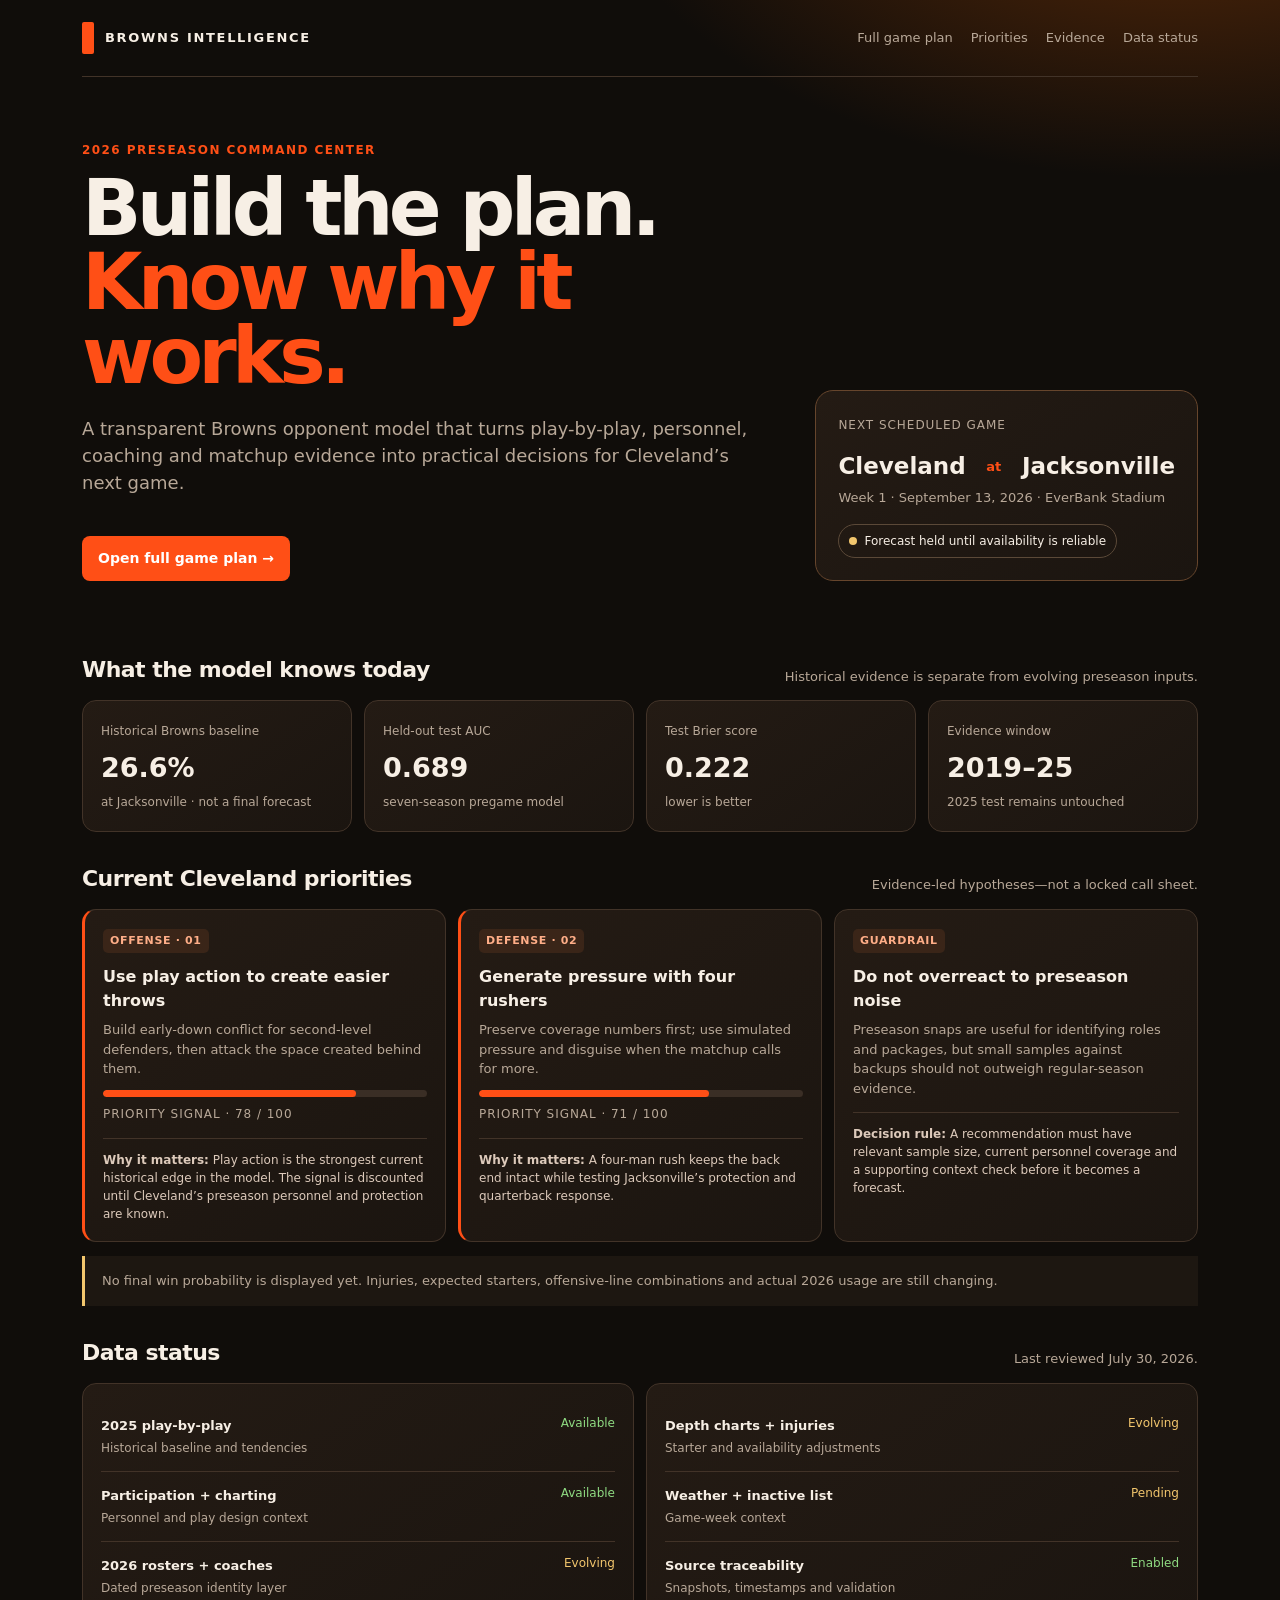
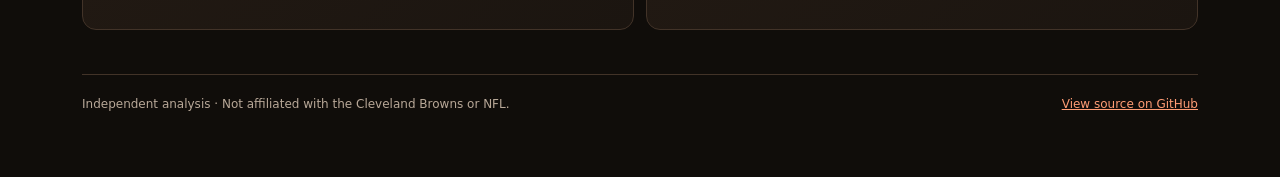
<file: index.html>
<!doctype html>
<html lang="en">
<head>
  <meta charset="utf-8" />
  <meta name="viewport" content="width=device-width, initial-scale=1" />
  <meta name="theme-color" content="#16100b" />
  <meta name="description" content="Evidence-backed Cleveland Browns opponent game plan." />
  <title>Browns Intelligence | Game Plan</title>
  <style>
    :root{--bg:#100d0a;--panel:#1b1510;--panel2:#241b14;--line:#423328;--text:#f7efe5;--muted:#b8a898;--orange:#ff4f16;--green:#8fdb82;--yellow:#f2c66d;--blue:#8bbcff}
    *{box-sizing:border-box}html{scroll-behavior:smooth}body{margin:0;background:radial-gradient(900px 500px at 92% -8%,#5b2a08 0,transparent 64%),var(--bg);color:var(--text);font:15px/1.5 Inter,ui-sans-serif,system-ui,-apple-system,"Segoe UI",sans-serif}a{color:inherit}.wrap{max-width:1160px;margin:auto;padding:0 22px 64px}.top{display:flex;align-items:center;justify-content:space-between;padding:22px 0;border-bottom:1px solid var(--line)}.brand{display:flex;align-items:center;gap:11px;font-size:13px;font-weight:800;letter-spacing:.13em;text-transform:uppercase}.mark{width:12px;height:32px;border-radius:2px;background:var(--orange)}nav{display:flex;gap:18px}nav a{color:var(--muted);font-size:13px;text-decoration:none}nav a:hover{color:var(--text)}.hero{display:grid;grid-template-columns:1.45fr .8fr;gap:40px;padding:64px 0 42px}.eyebrow{color:var(--orange);font-size:12px;font-weight:800;letter-spacing:.12em;text-transform:uppercase}h1{font-size:clamp(42px,7vw,78px);line-height:.95;letter-spacing:-.06em;margin:12px 0 22px;max-width:760px}h1 span{color:var(--orange)}.lede{color:var(--muted);font-size:18px;max-width:680px}.game{align-self:end;background:linear-gradient(145deg,var(--panel2),var(--panel));border:1px solid #66452c;border-radius:18px;padding:22px}.game small,.label{color:var(--muted);font-size:12px;text-transform:uppercase;letter-spacing:.08em}.matchup{display:flex;align-items:center;justify-content:space-between;margin:14px 0 4px;font-size:23px;font-weight:800}.at{color:var(--orange);font-size:13px}.sub{color:var(--muted);font-size:13px}.pill{display:inline-flex;align-items:center;gap:7px;margin-top:17px;padding:7px 10px;border:1px solid #5b4938;border-radius:999px;font-size:12px}.dot{width:8px;height:8px;border-radius:50%;background:var(--yellow)}section{scroll-margin-top:20px}.section-head{display:flex;align-items:end;justify-content:space-between;gap:20px;margin:30px 0 14px}.section-head h2{margin:0;font-size:22px;letter-spacing:-.025em}.section-head p{margin:0;color:var(--muted);font-size:13px}.metrics{display:grid;grid-template-columns:repeat(4,1fr);gap:12px}.metric,.card{background:linear-gradient(145deg,var(--panel2),var(--panel));border:1px solid var(--line);border-radius:14px;padding:18px}.metric b{display:block;font-size:27px;margin:6px 0 2px}.metric span{color:var(--muted);font-size:12px}.grid{display:grid;grid-template-columns:repeat(3,1fr);gap:12px}.card h3{margin:0 0 7px;font-size:16px}.card p{margin:0;color:var(--muted);font-size:13px}.priority{border-left:3px solid var(--orange)}.tag{display:inline-block;margin:0 0 12px;padding:4px 7px;border-radius:5px;background:#3a2518;color:#ffae88;font-size:11px;font-weight:800;text-transform:uppercase;letter-spacing:.06em}.why{margin-top:14px;padding-top:12px;border-top:1px solid var(--line);color:#ddcabb;font-size:12px}.bar{height:7px;background:#3a2e25;border-radius:10px;overflow:hidden;margin:11px 0 5px}.bar i{display:block;height:100%;background:var(--orange);border-radius:10px}.data{display:grid;grid-template-columns:1fr 1fr;gap:12px}.feed{display:flex;justify-content:space-between;gap:12px;padding:12px 0;border-bottom:1px solid var(--line)}.feed:last-child{border:0}.feed strong{font-size:13px}.feed span{color:var(--muted);font-size:12px}.ok{color:var(--green)!important}.evolving{color:var(--yellow)!important}.note{margin-top:14px;padding:15px 17px;background:#1d1711;border-left:3px solid var(--yellow);color:var(--muted);font-size:13px}.footer{margin-top:44px;padding-top:20px;border-top:1px solid var(--line);display:flex;justify-content:space-between;gap:20px;color:var(--muted);font-size:12px}.footer a{color:#ff9d75}.cta{display:inline-block;margin-top:22px;padding:12px 16px;border-radius:8px;background:var(--orange);color:#fff;text-decoration:none;font-weight:800;font-size:14px}.cta:hover{filter:brightness(1.08)}@media(max-width:780px){.top{display:block}.top nav{display:flex;flex-wrap:wrap;margin-top:14px;gap:10px 14px}.hero{grid-template-columns:1fr;padding-top:44px}.metrics{grid-template-columns:repeat(2,1fr)}.grid,.data{grid-template-columns:1fr}.section-head{display:block}.section-head p{margin-top:4px}.footer{display:block}.footer div+div{margin-top:9px}}@media(max-width:420px){.metrics{grid-template-columns:1fr 1fr}.metric{padding:14px}.metric b{font-size:23px}}
  </style>
</head>
<body>
  <div class="wrap">
    <header class="top"><div class="brand"><i class="mark"></i>Browns Intelligence</div><nav><a href="game-plan.html">Full game plan</a><a href="#plan">Priorities</a><a href="#evidence">Evidence</a><a href="#data">Data status</a></nav></header>
    <main>
      <section class="hero"><div><div class="eyebrow">2026 preseason command center</div><h1>Build the plan.<br><span>Know why it works.</span></h1><p class="lede">A transparent Browns opponent model that turns play-by-play, personnel, coaching and matchup evidence into practical decisions for Cleveland’s next game.</p><a class="cta" href="game-plan.html">Open full game plan →</a></div><aside class="game"><small>Next scheduled game</small><div class="matchup"><strong>Cleveland</strong><span class="at">at</span><strong>Jacksonville</strong></div><div class="sub">Week 1 · September 13, 2026 · EverBank Stadium</div><div class="pill"><span class="dot"></span>Forecast held until availability is reliable</div></aside></section>
      <section id="evidence"><div class="section-head"><h2>What the model knows today</h2><p>Historical evidence is separate from evolving preseason inputs.</p></div><div class="metrics"><div class="metric"><span>Historical Browns baseline</span><b>26.6%</b><span>at Jacksonville · not a final forecast</span></div><div class="metric"><span>Held-out test AUC</span><b>0.689</b><span>seven-season pregame model</span></div><div class="metric"><span>Test Brier score</span><b>0.222</b><span>lower is better</span></div><div class="metric"><span>Evidence window</span><b>2019–25</b><span>2025 test remains untouched</span></div></div></section>
      <section id="plan"><div class="section-head"><h2>Current Cleveland priorities</h2><p>Evidence-led hypotheses—not a locked call sheet.</p></div><div class="grid"><article class="card priority"><span class="tag">Offense · 01</span><h3>Use play action to create easier throws</h3><p>Build early-down conflict for second-level defenders, then attack the space created behind them.</p><div class="bar"><i style="width:78%"></i></div><span class="label">Priority signal · 78 / 100</span><div class="why"><strong>Why it matters:</strong> Play action is the strongest current historical edge in the model. The signal is discounted until Cleveland’s preseason personnel and protection are known.</div></article><article class="card priority"><span class="tag">Defense · 02</span><h3>Generate pressure with four rushers</h3><p>Preserve coverage numbers first; use simulated pressure and disguise when the matchup calls for more.</p><div class="bar"><i style="width:71%"></i></div><span class="label">Priority signal · 71 / 100</span><div class="why"><strong>Why it matters:</strong> A four-man rush keeps the back end intact while testing Jacksonville’s protection and quarterback response.</div></article><article class="card"><span class="tag">Guardrail</span><h3>Do not overreact to preseason noise</h3><p>Preseason snaps are useful for identifying roles and packages, but small samples against backups should not outweigh regular-season evidence.</p><div class="why"><strong>Decision rule:</strong> A recommendation must have relevant sample size, current personnel coverage and a supporting context check before it becomes a forecast.</div></article></div><div class="note">No final win probability is displayed yet. Injuries, expected starters, offensive-line combinations and actual 2026 usage are still changing.</div></section>
      <section id="data"><div class="section-head"><h2>Data status</h2><p>Last reviewed July 30, 2026.</p></div><div class="data"><div class="card"><div class="feed"><div><strong>2025 play-by-play</strong><br><span>Historical baseline and tendencies</span></div><span class="ok">Available</span></div><div class="feed"><div><strong>Participation + charting</strong><br><span>Personnel and play design context</span></div><span class="ok">Available</span></div><div class="feed"><div><strong>2026 rosters + coaches</strong><br><span>Dated preseason identity layer</span></div><span class="evolving">Evolving</span></div></div><div class="card"><div class="feed"><div><strong>Depth charts + injuries</strong><br><span>Starter and availability adjustments</span></div><span class="evolving">Evolving</span></div><div class="feed"><div><strong>Weather + inactive list</strong><br><span>Game-week context</span></div><span class="evolving">Pending</span></div><div class="feed"><div><strong>Source traceability</strong><br><span>Snapshots, timestamps and validation</span></div><span class="ok">Enabled</span></div></div></div></section>
    </main>
    <footer class="footer"><div>Independent analysis · Not affiliated with the Cleveland Browns or NFL.</div><div><a href="https://github.com/SeanPullins/BrownsIntelligence">View source on GitHub</a></div></footer>
  </div>
</body>
</html>
</file>
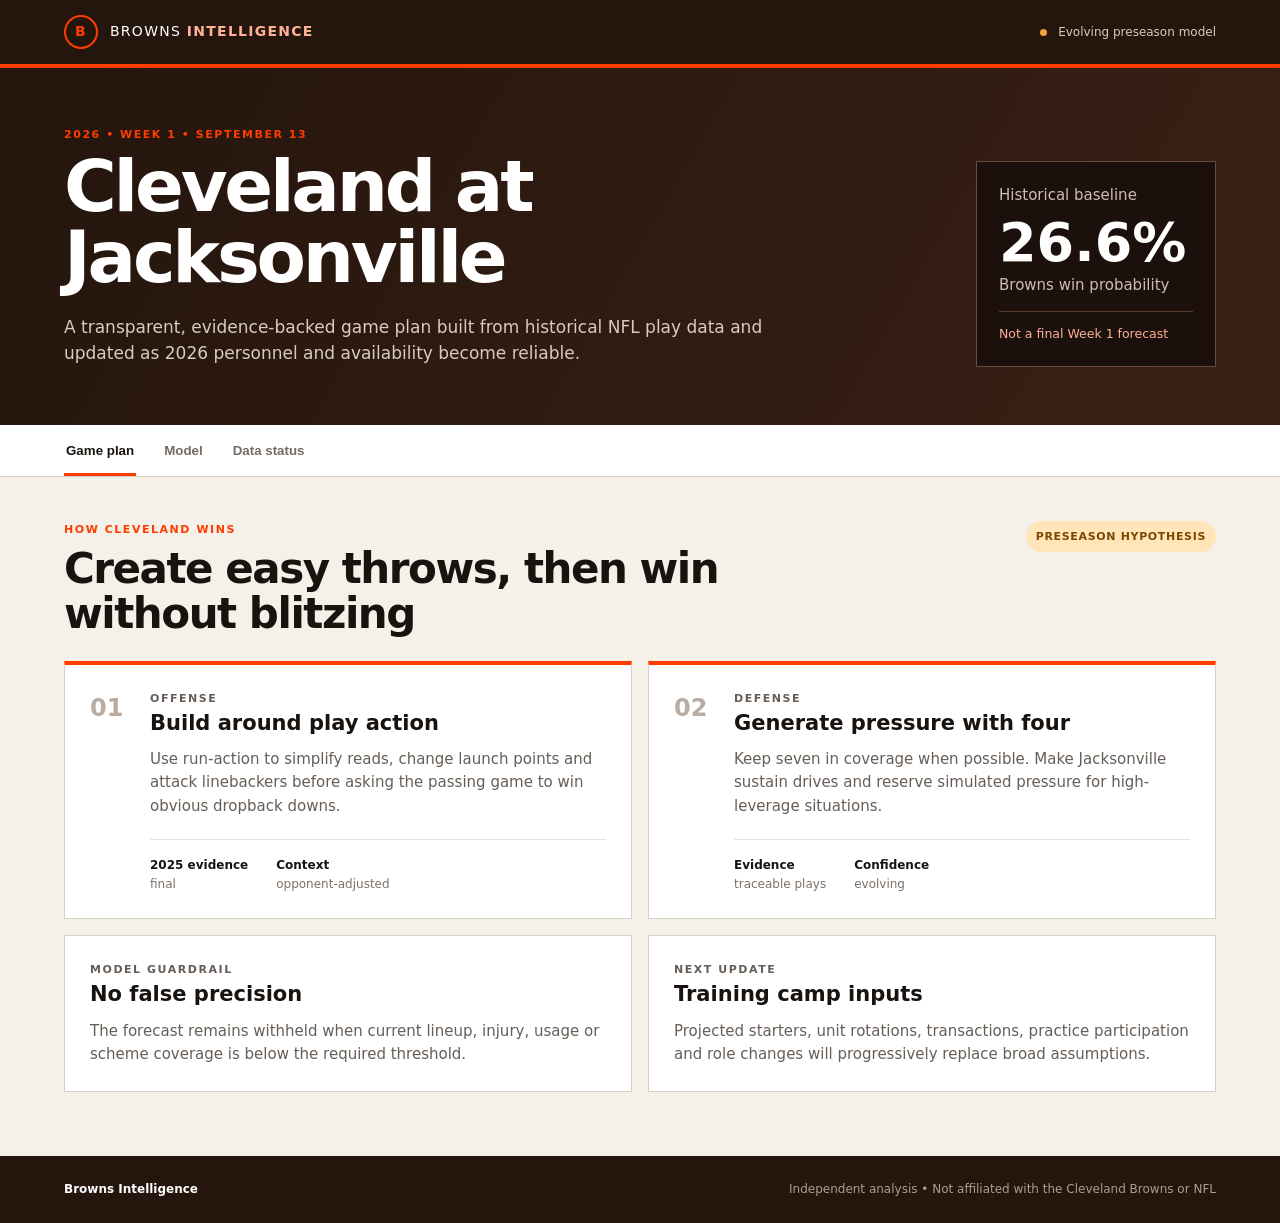
<file: site/index.html>
<!doctype html>
<html lang="en">
<head>
  <meta charset="UTF-8" />
  <meta name="viewport" content="width=device-width, initial-scale=1.0" />
  <meta name="description" content="Evidence-backed Cleveland Browns opponent scouting and game planning." />
  <title>Browns Intelligence — Game Plan</title>
  <link rel="stylesheet" href="./assets/styles.css" />
</head>
<body>
<header class="topbar">
  <a class="brand" href="./" aria-label="Browns Intelligence home"><span class="helmet">B</span><span>BROWNS <b>INTELLIGENCE</b></span></a>
  <div class="status"><span></span> Evolving preseason model</div>
</header>
<main>
  <section class="hero">
    <div>
      <p class="eyebrow">2026 • WEEK 1 • SEPTEMBER 13</p>
      <h1>Cleveland at Jacksonville</h1>
      <p class="lede">A transparent, evidence-backed game plan built from historical NFL play data and updated as 2026 personnel and availability become reliable.</p>
    </div>
    <div class="score-card">
      <p>Historical baseline</p><strong>26.6%</strong><span>Browns win probability</span>
      <small>Not a final Week 1 forecast</small>
    </div>
  </section>

  <nav class="tabs" aria-label="Dashboard sections">
    <button class="active" data-tab="plan">Game plan</button>
    <button data-tab="model">Model</button>
    <button data-tab="data">Data status</button>
  </nav>

  <section id="plan" class="panel active">
    <div class="section-title"><div><p class="eyebrow">HOW CLEVELAND WINS</p><h2>Create easy throws, then win without blitzing</h2></div><span class="badge amber">Preseason hypothesis</span></div>
    <div class="grid">
      <article class="card priority"><div class="rank">01</div><div><p class="eyebrow">OFFENSE</p><h3>Build around play action</h3><p>Use run-action to simplify reads, change launch points and attack linebackers before asking the passing game to win obvious dropback downs.</p><div class="metrics"><span><b>2025 evidence</b> final</span><span><b>Context</b> opponent-adjusted</span></div></div></article>
      <article class="card priority"><div class="rank">02</div><div><p class="eyebrow">DEFENSE</p><h3>Generate pressure with four</h3><p>Keep seven in coverage when possible. Make Jacksonville sustain drives and reserve simulated pressure for high-leverage situations.</p><div class="metrics"><span><b>Evidence</b> traceable plays</span><span><b>Confidence</b> evolving</span></div></div></article>
      <article class="card"><p class="eyebrow">MODEL GUARDRAIL</p><h3>No false precision</h3><p>The forecast remains withheld when current lineup, injury, usage or scheme coverage is below the required threshold.</p></article>
      <article class="card"><p class="eyebrow">NEXT UPDATE</p><h3>Training camp inputs</h3><p>Projected starters, unit rotations, transactions, practice participation and role changes will progressively replace broad assumptions.</p></article>
    </div>
  </section>

  <section id="model" class="panel">
    <div class="section-title"><div><p class="eyebrow">PREDICTIVE ENGINE</p><h2>Useful baseline, deliberately unfinished forecast</h2></div></div>
    <div class="grid stats">
      <article class="card"><strong>7</strong><span>seasons trained</span></article>
      <article class="card"><strong>1,693</strong><span>pregame examples</span></article>
      <article class="card"><strong>0.689</strong><span>2025 test AUC</span></article>
      <article class="card"><strong>0.222</strong><span>2025 Brier score</span></article>
    </div>
    <article class="card note"><h3>What that means</h3><p>The model separates winners from losers meaningfully better than chance and improves probability error over a constant guess. It is a starting point—not proof that every recommendation will work.</p></article>
  </section>

  <section id="data" class="panel">
    <div class="section-title"><div><p class="eyebrow">READINESS</p><h2>Final evidence vs. evolving inputs</h2></div></div>
    <div class="feed-list">
      <div><span class="dot green"></span><b>2025 play-by-play</b><em>Final</em></div>
      <div><span class="dot green"></span><b>Historical game model</b><em>Validated</em></div>
      <div><span class="dot orange"></span><b>2026 rosters & depth</b><em>Evolving</em></div>
      <div><span class="dot orange"></span><b>2026 schemes & usage</b><em>Evolving</em></div>
      <div><span class="dot gray"></span><b>Week 1 injuries & weather</b><em>Pending</em></div>
    </div>
    <article class="card note"><h3>Refresh policy</h3><p>Inputs are stored as dated snapshots with source, effective date and confidence. Missing or stale data lowers readiness and can veto the public forecast.</p></article>
  </section>
</main>
<footer><span>Browns Intelligence</span><span>Independent analysis • Not affiliated with the Cleveland Browns or NFL</span></footer>
<script src="./assets/app.js"></script>
</body>
</html>
</file>
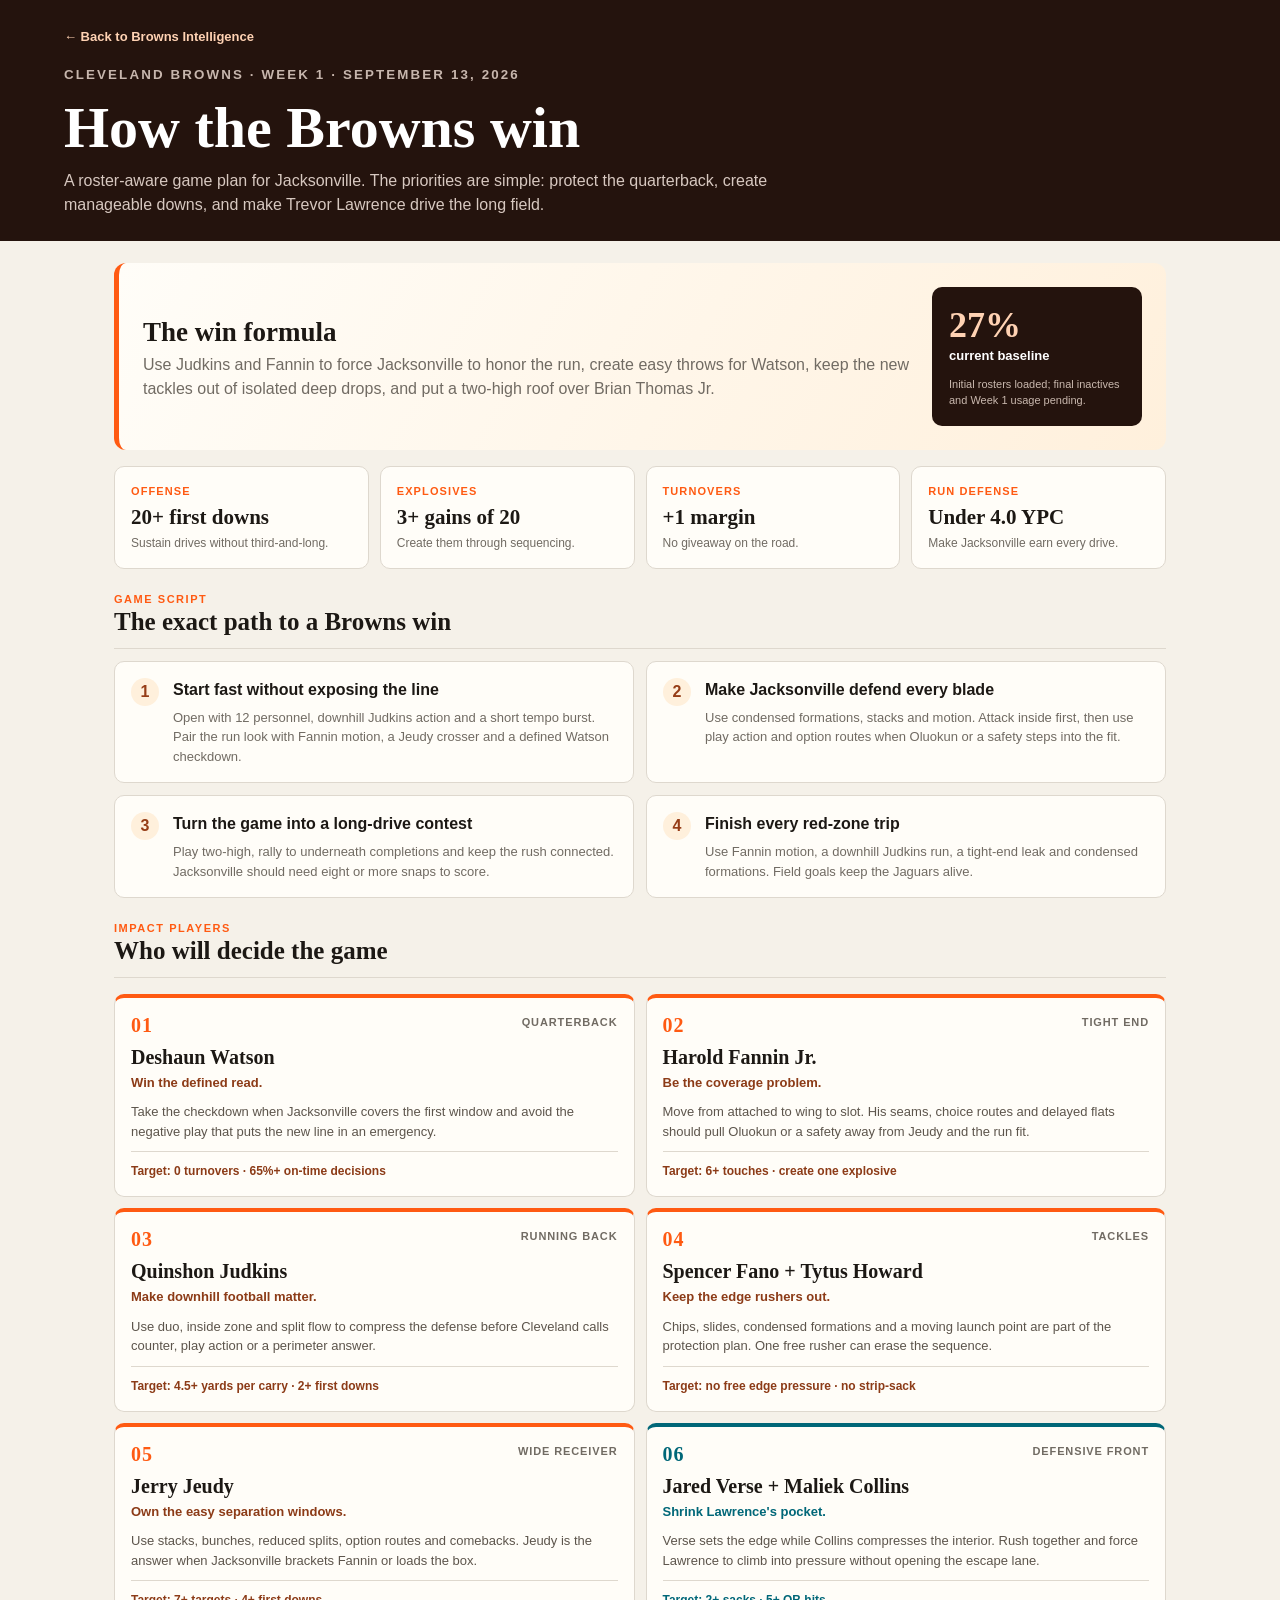
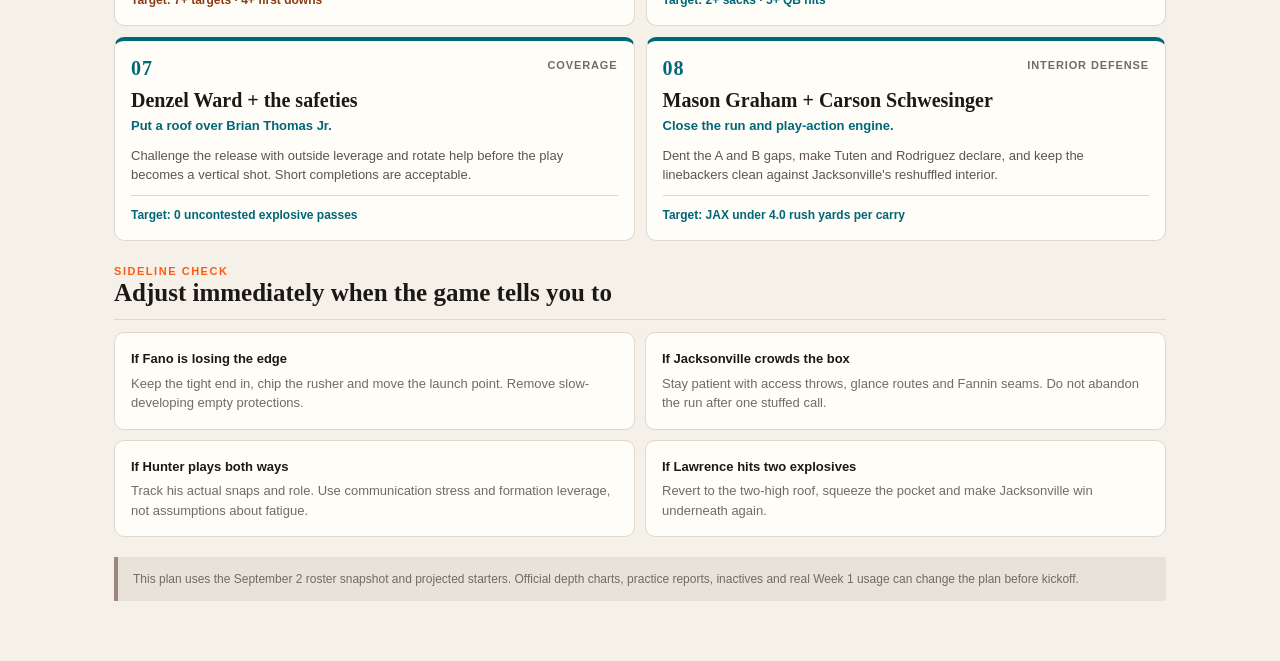
<file: game-plan.html>
<!doctype html>
<html lang="en">
<head>
  <meta charset="UTF-8"><meta name="viewport" content="width=device-width,initial-scale=1">
  <title>Browns Game Plan | Week 1 vs Jaguars</title>
  <style>
    :root{--brown:#24130d;--orange:#ff5a12;--cream:#f5f1e9;--paper:#fffdf8;--ink:#1c1814;--muted:#716b63;--line:#ded8ce}nav a{color:#ffd2b3;text-decoration:none;font-size:13px;font-weight:bold}nav a:hover{text-decoration:underline}.page-nav{margin-bottom:14px}*{box-sizing:border-box}body{margin:0;background:var(--cream);color:var(--ink);font:16px Arial,sans-serif;line-height:1.5}.top{background:var(--brown);color:#fff;padding:24px max(22px,5vw)}.top small{color:#c7b6ad;letter-spacing:.16em;font-weight:bold}.top h1{font:700 clamp(32px,5vw,58px) Georgia,serif;margin:8px 0}.top p{max-width:760px;color:#d7c8c0;margin:0}.wrap{max-width:1180px;margin:auto;padding:22px max(22px,5vw) 60px}.hero{display:grid;grid-template-columns:1fr 210px;gap:20px;align-items:center;border-left:5px solid var(--orange);background:linear-gradient(120deg,#fffdf8,#fff0dc);padding:24px;border-radius:12px}.hero h2{font:700 27px Georgia,serif;margin:5px 0}.hero p{color:var(--muted);margin:0}.baseline{background:var(--brown);color:#fff;padding:17px;border-radius:10px}.baseline b{display:block;color:#ffd2b3;font:700 36px Georgia,serif}.baseline span,.baseline small{display:block}.baseline span{font-weight:bold;font-size:13px}.baseline small{color:#c9b8ae;margin-top:10px;font-size:11px}.targets,.grid{display:grid;grid-template-columns:repeat(4,1fr);gap:11px;margin:16px 0}.target,.card,.script,.adjust{background:var(--paper);border:1px solid var(--line);border-radius:10px;padding:16px}.target span{display:block;color:var(--orange);font-size:11px;font-weight:bold;text-transform:uppercase;letter-spacing:.1em}.target b{display:block;font:700 21px Georgia,serif;margin-top:6px}.target small{display:block;color:var(--muted);font-size:12px;margin-top:4px}.section{margin-top:22px}.section h3{font:700 25px Georgia,serif;margin:0}.section>header{border-bottom:1px solid var(--line);padding-bottom:12px;margin-bottom:12px}.section>header p{color:var(--orange);font-size:11px;font-weight:bold;letter-spacing:.14em;margin:0}.script-grid{display:grid;grid-template-columns:1fr 1fr;gap:12px}.script{display:grid;grid-template-columns:30px 1fr;gap:12px}.script> b{width:28px;height:28px;border-radius:50%;display:grid;place-items:center;background:#fff0dc;color:#963d17}.script h4{margin:0;font-size:16px}.script p{color:var(--muted);font-size:13px;margin:6px 0 0}.grid{grid-template-columns:1fr 1fr}.card{border-top:4px solid var(--orange)}.card.def{border-top-color:#006778}.card header{display:flex;justify-content:space-between;color:var(--muted);font-size:11px;text-transform:uppercase;font-weight:bold;letter-spacing:.08em}.card header b{font:700 20px Georgia,serif;color:var(--orange)}.card.def header b{color:#006778}.card h4{font:700 20px Georgia,serif;margin:9px 0 4px}.card strong{display:block;color:#8c3b17;font-size:13px}.card.def strong{color:#006778}.card p{font-size:13px;color:#5d554c;margin:10px 0}.card footer{border-top:1px solid var(--line);padding-top:10px;color:#8c3b17;font-size:12px;font-weight:bold}.card.def footer{color:#006778}.adjusts{display:grid;grid-template-columns:1fr 1fr;gap:10px}.adjust b,.adjust span{display:block}.adjust b{font-size:13px}.adjust span{font-size:13px;color:var(--muted);margin-top:5px}.note{background:#e9e2d9;border-left:4px solid #9b877d;padding:13px 15px;margin-top:20px;color:var(--muted);font-size:12px}@media(max-width:760px){.hero{grid-template-columns:1fr}.targets,.grid,.script-grid,.adjusts{grid-template-columns:1fr 1fr}}@media(max-width:480px){.targets,.grid,.script-grid,.adjusts{grid-template-columns:1fr}.wrap{padding-left:15px;padding-right:15px}}
  </style>
</head>
<body>
  <header class="top"><nav class="page-nav"><a href="index.html">← Back to Browns Intelligence</a></nav><small>CLEVELAND BROWNS · WEEK 1 · SEPTEMBER 13, 2026</small><h1>How the Browns win</h1><p>A roster-aware game plan for Jacksonville. The priorities are simple: protect the quarterback, create manageable downs, and make Trevor Lawrence drive the long field.</p></header>
  <main class="wrap">
    <section class="hero"><div><h2>The win formula</h2><p>Use Judkins and Fannin to force Jacksonville to honor the run, create easy throws for Watson, keep the new tackles out of isolated deep drops, and put a two-high roof over Brian Thomas Jr.</p></div><div class="baseline"><b>27%</b><span>current baseline</span><small>Initial rosters loaded; final inactives and Week 1 usage pending.</small></div></section>
    <section class="targets"><div class="target"><span>Offense</span><b>20+ first downs</b><small>Sustain drives without third-and-long.</small></div><div class="target"><span>Explosives</span><b>3+ gains of 20</b><small>Create them through sequencing.</small></div><div class="target"><span>Turnovers</span><b>+1 margin</b><small>No giveaway on the road.</small></div><div class="target"><span>Run defense</span><b>Under 4.0 YPC</b><small>Make Jacksonville earn every drive.</small></div></section>
    <section class="section"><header><p>GAME SCRIPT</p><h3>The exact path to a Browns win</h3></header><div class="script-grid"><article class="script"><b>1</b><div><h4>Start fast without exposing the line</h4><p>Open with 12 personnel, downhill Judkins action and a short tempo burst. Pair the run look with Fannin motion, a Jeudy crosser and a defined Watson checkdown.</p></div></article><article class="script"><b>2</b><div><h4>Make Jacksonville defend every blade</h4><p>Use condensed formations, stacks and motion. Attack inside first, then use play action and option routes when Oluokun or a safety steps into the fit.</p></div></article><article class="script"><b>3</b><div><h4>Turn the game into a long-drive contest</h4><p>Play two-high, rally to underneath completions and keep the rush connected. Jacksonville should need eight or more snaps to score.</p></div></article><article class="script"><b>4</b><div><h4>Finish every red-zone trip</h4><p>Use Fannin motion, a downhill Judkins run, a tight-end leak and condensed formations. Field goals keep the Jaguars alive.</p></div></article></div></section>
    <section class="section"><header><p>IMPACT PLAYERS</p><h3>Who will decide the game</h3></header><div class="grid"><article class="card"><header><b>01</b><span>Quarterback</span></header><h4>Deshaun Watson</h4><strong>Win the defined read.</strong><p>Take the checkdown when Jacksonville covers the first window and avoid the negative play that puts the new line in an emergency.</p><footer>Target: 0 turnovers · 65%+ on-time decisions</footer></article><article class="card"><header><b>02</b><span>Tight end</span></header><h4>Harold Fannin Jr.</h4><strong>Be the coverage problem.</strong><p>Move from attached to wing to slot. His seams, choice routes and delayed flats should pull Oluokun or a safety away from Jeudy and the run fit.</p><footer>Target: 6+ touches · create one explosive</footer></article><article class="card"><header><b>03</b><span>Running back</span></header><h4>Quinshon Judkins</h4><strong>Make downhill football matter.</strong><p>Use duo, inside zone and split flow to compress the defense before Cleveland calls counter, play action or a perimeter answer.</p><footer>Target: 4.5+ yards per carry · 2+ first downs</footer></article><article class="card"><header><b>04</b><span>Tackles</span></header><h4>Spencer Fano + Tytus Howard</h4><strong>Keep the edge rushers out.</strong><p>Chips, slides, condensed formations and a moving launch point are part of the protection plan. One free rusher can erase the sequence.</p><footer>Target: no free edge pressure · no strip-sack</footer></article><article class="card"><header><b>05</b><span>Wide receiver</span></header><h4>Jerry Jeudy</h4><strong>Own the easy separation windows.</strong><p>Use stacks, bunches, reduced splits, option routes and comebacks. Jeudy is the answer when Jacksonville brackets Fannin or loads the box.</p><footer>Target: 7+ targets · 4+ first downs</footer></article><article class="card def"><header><b>06</b><span>Defensive front</span></header><h4>Jared Verse + Maliek Collins</h4><strong>Shrink Lawrence's pocket.</strong><p>Verse sets the edge while Collins compresses the interior. Rush together and force Lawrence to climb into pressure without opening the escape lane.</p><footer>Target: 2+ sacks · 5+ QB hits</footer></article><article class="card def"><header><b>07</b><span>Coverage</span></header><h4>Denzel Ward + the safeties</h4><strong>Put a roof over Brian Thomas Jr.</strong><p>Challenge the release with outside leverage and rotate help before the play becomes a vertical shot. Short completions are acceptable.</p><footer>Target: 0 uncontested explosive passes</footer></article><article class="card def"><header><b>08</b><span>Interior defense</span></header><h4>Mason Graham + Carson Schwesinger</h4><strong>Close the run and play-action engine.</strong><p>Dent the A and B gaps, make Tuten and Rodriguez declare, and keep the linebackers clean against Jacksonville's reshuffled interior.</p><footer>Target: JAX under 4.0 rush yards per carry</footer></article></div></section>
    <section class="section"><header><p>SIDELINE CHECK</p><h3>Adjust immediately when the game tells you to</h3></header><div class="adjusts"><div class="adjust"><b>If Fano is losing the edge</b><span>Keep the tight end in, chip the rusher and move the launch point. Remove slow-developing empty protections.</span></div><div class="adjust"><b>If Jacksonville crowds the box</b><span>Stay patient with access throws, glance routes and Fannin seams. Do not abandon the run after one stuffed call.</span></div><div class="adjust"><b>If Hunter plays both ways</b><span>Track his actual snaps and role. Use communication stress and formation leverage, not assumptions about fatigue.</span></div><div class="adjust"><b>If Lawrence hits two explosives</b><span>Revert to the two-high roof, squeeze the pocket and make Jacksonville win underneath again.</span></div></div></section>
    <div class="note">This plan uses the September 2 roster snapshot and projected starters. Official depth charts, practice reports, inactives and real Week 1 usage can change the plan before kickoff.</div>
  </main>
</body>
</html>
</file>
<file: site/assets/styles.css>
:root{--brown:#24150d;--brown2:#3a2115;--orange:#ff3c00;--cream:#f5f0e8;--ink:#18130f;--muted:#756b63;--line:#d9d0c5;--green:#2f8b57}*{box-sizing:border-box}body{margin:0;background:var(--cream);color:var(--ink);font:15px/1.55 Inter,ui-sans-serif,system-ui,-apple-system,Segoe UI,sans-serif}.topbar{height:68px;background:var(--brown);color:white;display:flex;align-items:center;justify-content:space-between;padding:0 max(5vw,24px);border-bottom:4px solid var(--orange)}.brand{display:flex;align-items:center;gap:12px;color:white;text-decoration:none;font-size:14px;letter-spacing:.09em}.brand b{color:#ffb197}.helmet{width:34px;height:34px;border:2px solid var(--orange);border-radius:50%;display:grid;place-items:center;color:var(--orange);font-weight:900}.status{font-size:12px;color:#d8cbc2}.status span{display:inline-block;width:7px;height:7px;background:#f2a33b;border-radius:50%;margin-right:7px}.hero{background:linear-gradient(120deg,var(--brown),var(--brown2));color:white;padding:58px max(5vw,24px);display:grid;grid-template-columns:1fr 240px;gap:36px;align-items:end}.eyebrow{font-size:11px;letter-spacing:.14em;font-weight:800;color:var(--orange);margin:0 0 8px}.hero h1{font-size:clamp(38px,6vw,72px);line-height:.98;letter-spacing:-.045em;margin:0;max-width:790px}.lede{color:#d8cbc2;font-size:17px;max-width:760px;margin:22px 0 0}.score-card{border:1px solid #6a4b3a;background:#1b100b;padding:22px}.score-card p,.score-card span,.score-card small{display:block;margin:0;color:#cdbdb3}.score-card strong{font-size:54px;line-height:1;display:block;margin:9px 0 4px}.score-card small{color:#ffb197;margin-top:14px;border-top:1px solid #5b3b2c;padding-top:12px}.tabs{padding:0 max(5vw,24px);background:white;border-bottom:1px solid var(--line);display:flex;gap:26px}.tabs button{appearance:none;background:none;border:0;border-bottom:3px solid transparent;padding:18px 2px 15px;font-weight:750;color:var(--muted);cursor:pointer}.tabs button.active{color:var(--ink);border-color:var(--orange)}main{min-height:80vh}.panel{display:none;padding:44px max(5vw,24px) 64px;max-width:1400px;margin:auto}.panel.active{display:block}.section-title{display:flex;justify-content:space-between;align-items:start;gap:20px;margin-bottom:24px}.section-title h2{font-size:clamp(26px,4vw,42px);line-height:1.08;letter-spacing:-.035em;margin:0;max-width:760px}.badge{font-size:11px;font-weight:800;text-transform:uppercase;letter-spacing:.06em;padding:7px 10px;border-radius:99px}.amber{background:#ffe5b8;color:#7b4800}.grid{display:grid;grid-template-columns:repeat(2,minmax(0,1fr));gap:16px}.card{background:#fff;border:1px solid var(--line);padding:25px}.priority{display:grid;grid-template-columns:48px 1fr;gap:12px;border-top:4px solid var(--orange)}.rank{font-size:24px;color:#b8aca3;font-weight:800}.card h3{margin:0 0 9px;font-size:21px}.card p{color:#665d56;margin:0}.metrics{display:flex;gap:28px;margin-top:21px;padding-top:16px;border-top:1px solid #e9e3dc;color:#7b7169;font-size:12px}.metrics b{display:block;color:var(--ink)}.stats{grid-template-columns:repeat(4,1fr);margin-bottom:16px}.stats strong{display:block;font-size:38px}.stats span{color:var(--muted)}.note{margin-top:16px}.feed-list{background:#fff;border:1px solid var(--line)}.feed-list div{display:grid;grid-template-columns:18px 1fr auto;align-items:center;padding:17px 20px;border-bottom:1px solid #e8e1d9}.feed-list div:last-child{border:0}.feed-list em{font-style:normal;color:var(--muted);font-size:12px}.dot{width:9px;height:9px;border-radius:50%;display:block}.green{background:var(--green)}.orange{background:#e98b28}.gray{background:#aaa}footer{background:var(--brown);color:#ac9e94;padding:24px max(5vw,24px);display:flex;justify-content:space-between;gap:20px;font-size:12px}footer span:first-child{color:white;font-weight:800}@media(max-width:750px){.topbar{height:auto;padding-top:14px;padding-bottom:14px}.status{display:none}.hero{grid-template-columns:1fr;padding-top:42px}.score-card{max-width:320px}.grid,.stats{grid-template-columns:1fr}.section-title{display:block}.badge{display:inline-block;margin-top:16px}.tabs{overflow:auto}.panel{padding-top:32px}.priority{grid-template-columns:36px 1fr}.metrics{gap:14px}footer{display:block}footer span{display:block;margin-top:5px}}
</file>
